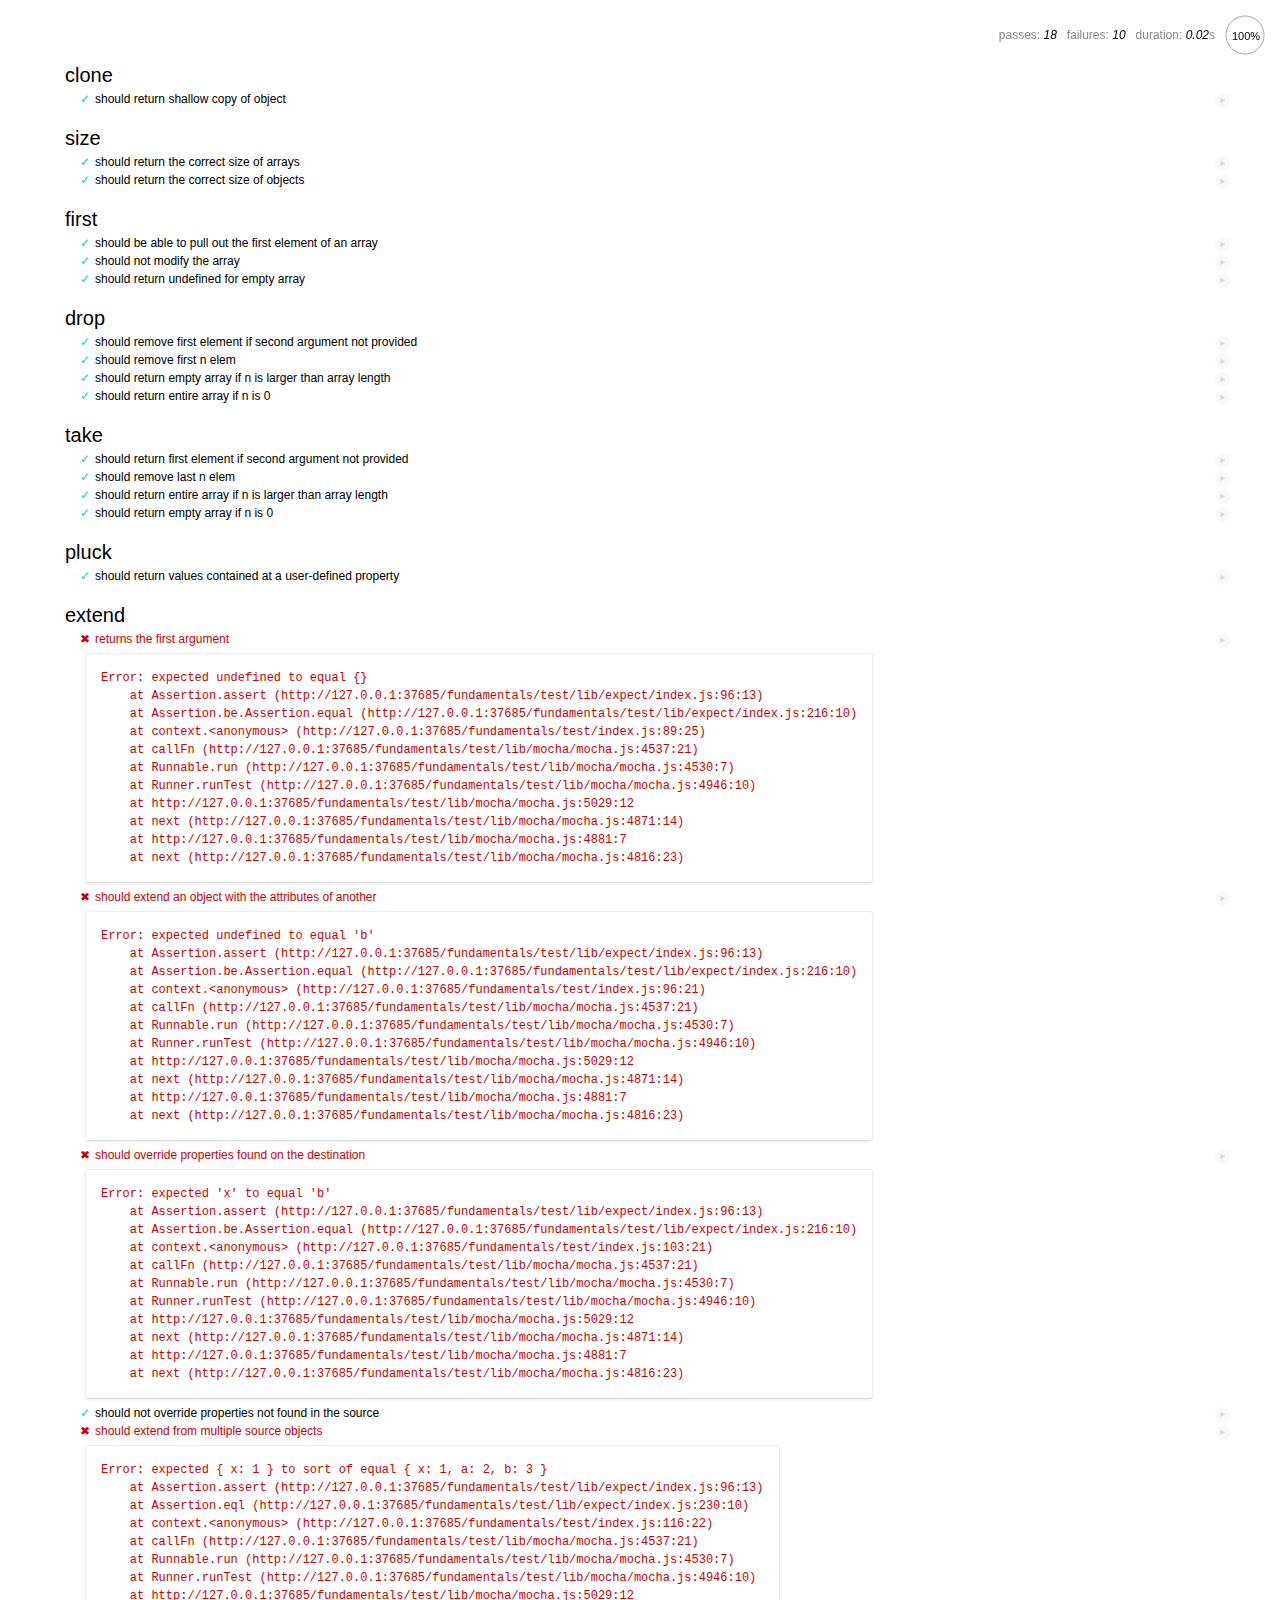
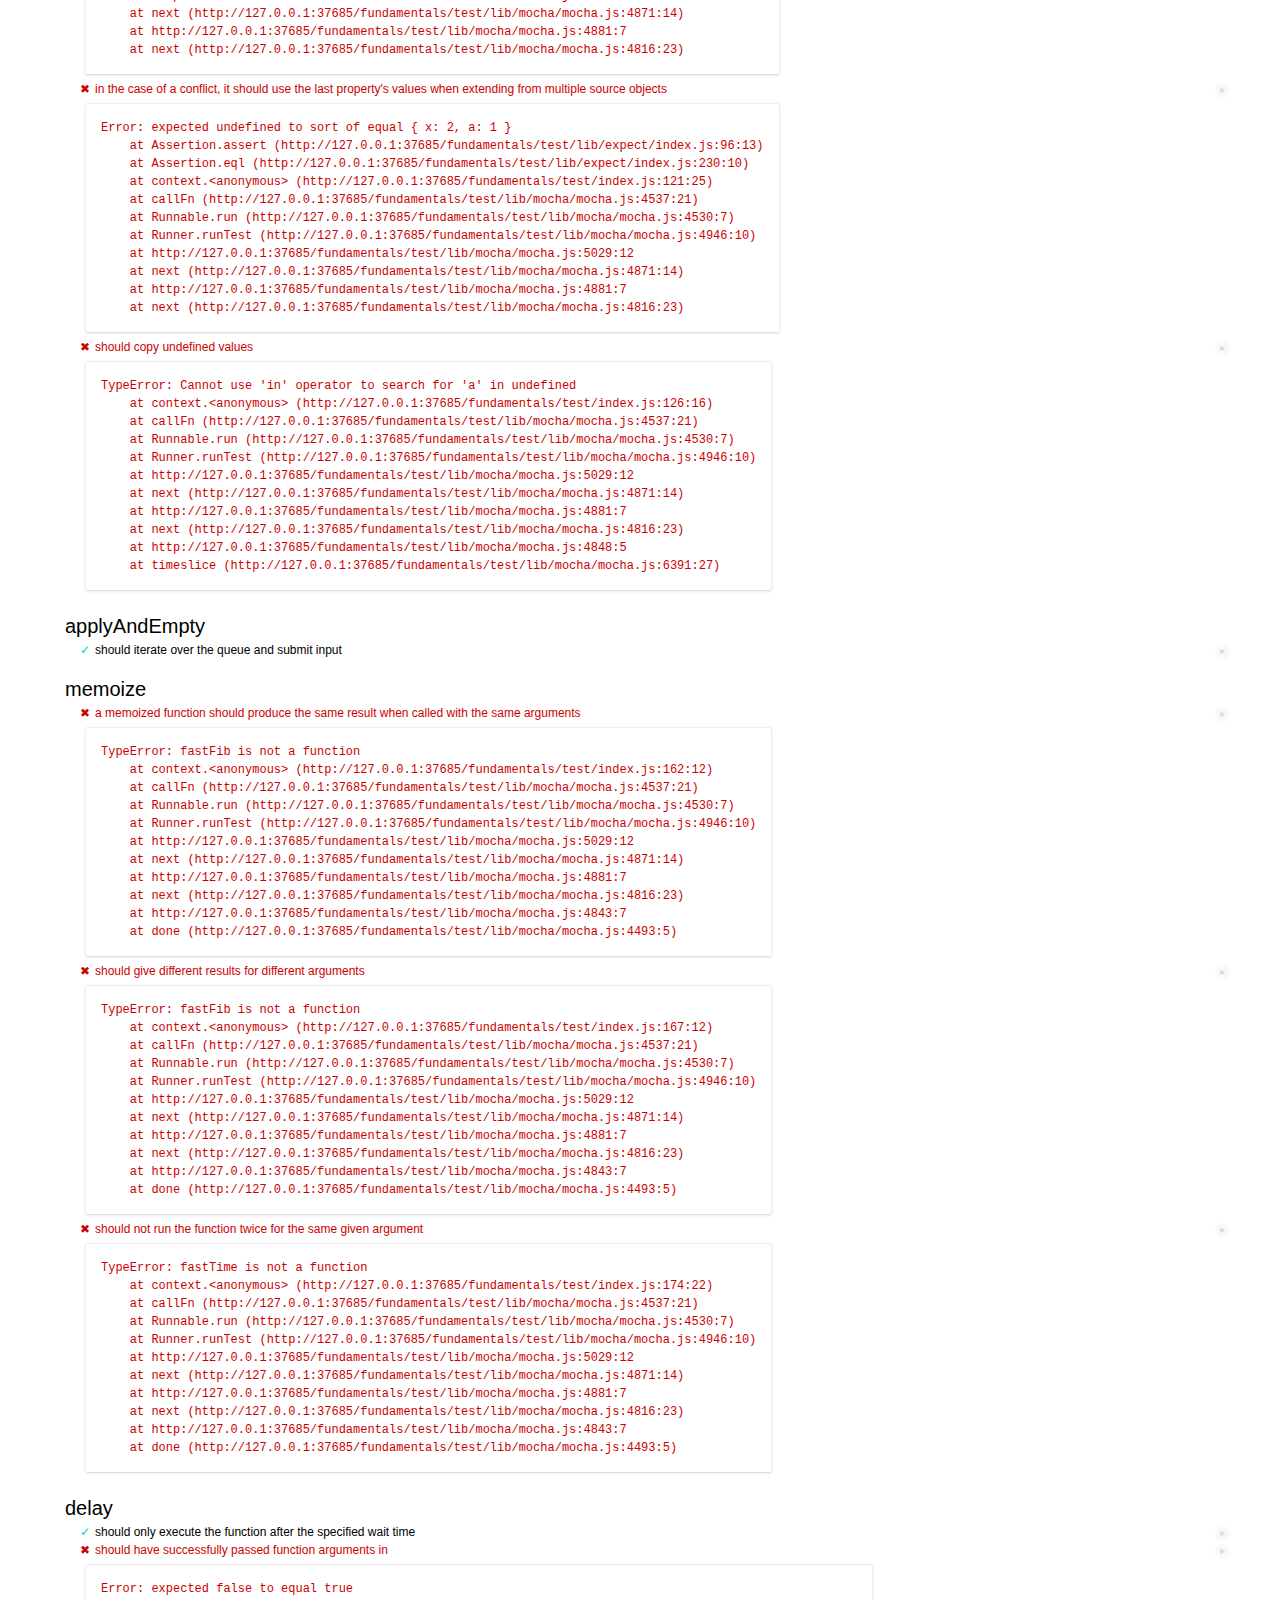
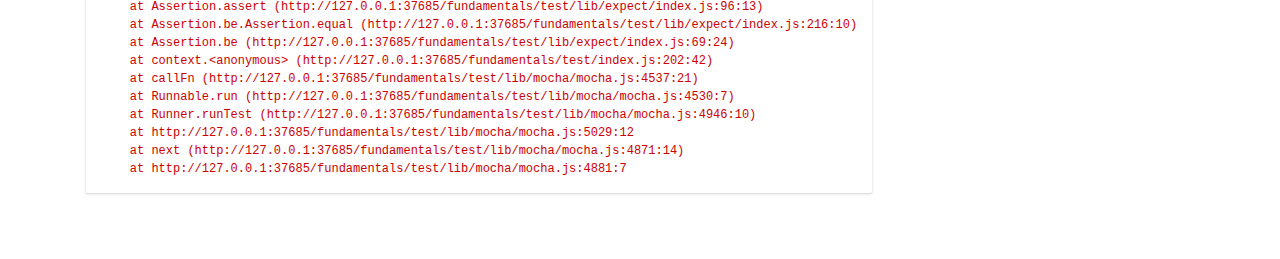
<file: fundamentals/index.html>
<html>
<head>
  <meta charset="UTF-8">
  <title>JS-Fundamental Test Suite</title>
  <link rel="stylesheet" href="test/lib/mocha/mocha.css" />
</head>
<script src="test/lib/scroll.js"></script>
<body onload="loadScroll()" onunload="saveScroll()">
  <div id="mocha"></div>
  <!-- <script src="test/lib/jquery/dist/jquery.js"></script> -->
  <script src="test/lib/sinonjs/sinon.js"></script>
  <script src="test/lib/mocha/mocha.js"></script>
  <script>mocha.setup('bdd')</script>
  <script src="test/lib/expect/index.js"></script>
  <script src="src/main.js"></script>
  <script src="test/index.js"></script>
  <script>
    mocha.globals();
    if (window.mochaPhantomJS) { mochaPhantomJS.run(); }
    else { mocha.run(); }
  </script>
</body>
</html>
</file>
<file: fundamentals/test/lib/mocha/mocha.css>
@charset "utf-8";

body {
  margin:0;
}

#mocha {
  font: 20px/1.5 "Helvetica Neue", Helvetica, Arial, sans-serif;
  margin: 60px 50px;
}

#mocha ul,
#mocha li {
  margin: 0;
  padding: 0;
}

#mocha ul {
  list-style: none;
}

#mocha h1,
#mocha h2 {
  margin: 0;
}

#mocha h1 {
  margin-top: 15px;
  font-size: 1em;
  font-weight: 200;
}

#mocha h1 a {
  text-decoration: none;
  color: inherit;
}

#mocha h1 a:hover {
  text-decoration: underline;
}

#mocha .suite .suite h1 {
  margin-top: 0;
  font-size: .8em;
}

#mocha .hidden {
  display: none;
}

#mocha h2 {
  font-size: 12px;
  font-weight: normal;
  cursor: pointer;
}

#mocha .suite {
  margin-left: 15px;
}

#mocha .test {
  margin-left: 15px;
  overflow: hidden;
}

#mocha .test.pending:hover h2::after {
  content: '(pending)';
  font-family: arial, sans-serif;
}

#mocha .test.pass.medium .duration {
  background: #c09853;
}

#mocha .test.pass.slow .duration {
  background: #b94a48;
}

#mocha .test.pass::before {
  content: '✓';
  font-size: 12px;
  display: block;
  float: left;
  margin-right: 5px;
  color: #00d6b2;
}

#mocha .test.pass .duration {
  font-size: 9px;
  margin-left: 5px;
  padding: 2px 5px;
  color: #fff;
  -webkit-box-shadow: inset 0 1px 1px rgba(0,0,0,.2);
  -moz-box-shadow: inset 0 1px 1px rgba(0,0,0,.2);
  box-shadow: inset 0 1px 1px rgba(0,0,0,.2);
  -webkit-border-radius: 5px;
  -moz-border-radius: 5px;
  -ms-border-radius: 5px;
  -o-border-radius: 5px;
  border-radius: 5px;
}

#mocha .test.pass.fast .duration {
  display: none;
}

#mocha .test.pending {
  color: #0b97c4;
}

#mocha .test.pending::before {
  content: '◦';
  color: #0b97c4;
}

#mocha .test.fail {
  color: #c00;
}

#mocha .test.fail pre {
  color: black;
}

#mocha .test.fail::before {
  content: '✖';
  font-size: 12px;
  display: block;
  float: left;
  margin-right: 5px;
  color: #c00;
}

#mocha .test pre.error {
  color: #c00;
  max-height: 300px;
  overflow: auto;
}

/**
 * (1): approximate for browsers not supporting calc
 * (2): 42 = 2*15 + 2*10 + 2*1 (padding + margin + border)
 *      ^^ seriously
 */
#mocha .test pre {
  display: block;
  float: left;
  clear: left;
  font: 12px/1.5 monaco, monospace;
  margin: 5px;
  padding: 15px;
  border: 1px solid #eee;
  max-width: 85%; /*(1)*/
  max-width: calc(100% - 42px); /*(2)*/
  word-wrap: break-word;
  border-bottom-color: #ddd;
  -webkit-border-radius: 3px;
  -webkit-box-shadow: 0 1px 3px #eee;
  -moz-border-radius: 3px;
  -moz-box-shadow: 0 1px 3px #eee;
  border-radius: 3px;
}

#mocha .test h2 {
  position: relative;
}

#mocha .test a.replay {
  position: absolute;
  top: 3px;
  right: 0;
  text-decoration: none;
  vertical-align: middle;
  display: block;
  width: 15px;
  height: 15px;
  line-height: 15px;
  text-align: center;
  background: #eee;
  font-size: 15px;
  -moz-border-radius: 15px;
  border-radius: 15px;
  -webkit-transition: opacity 200ms;
  -moz-transition: opacity 200ms;
  transition: opacity 200ms;
  opacity: 0.3;
  color: #888;
}

#mocha .test:hover a.replay {
  opacity: 1;
}

#mocha-report.pass .test.fail {
  display: none;
}

#mocha-report.fail .test.pass {
  display: none;
}

#mocha-report.pending .test.pass,
#mocha-report.pending .test.fail {
  display: none;
}
#mocha-report.pending .test.pass.pending {
  display: block;
}

#mocha-error {
  color: #c00;
  font-size: 1.5em;
  font-weight: 100;
  letter-spacing: 1px;
}

#mocha-stats {
  position: fixed;
  top: 15px;
  right: 10px;
  font-size: 12px;
  margin: 0;
  color: #888;
  z-index: 1;
}

#mocha-stats .progress {
  float: right;
  padding-top: 0;
}

#mocha-stats em {
  color: black;
}

#mocha-stats a {
  text-decoration: none;
  color: inherit;
}

#mocha-stats a:hover {
  border-bottom: 1px solid #eee;
}

#mocha-stats li {
  display: inline-block;
  margin: 0 5px;
  list-style: none;
  padding-top: 11px;
}

#mocha-stats canvas {
  width: 40px;
  height: 40px;
}

#mocha code .comment { color: #ddd; }
#mocha code .init { color: #2f6fad; }
#mocha code .string { color: #5890ad; }
#mocha code .keyword { color: #8a6343; }
#mocha code .number { color: #2f6fad; }

@media screen and (max-device-width: 480px) {
  #mocha {
    margin: 60px 0px;
  }

  #mocha #stats {
    position: absolute;
  }
}
</file>
